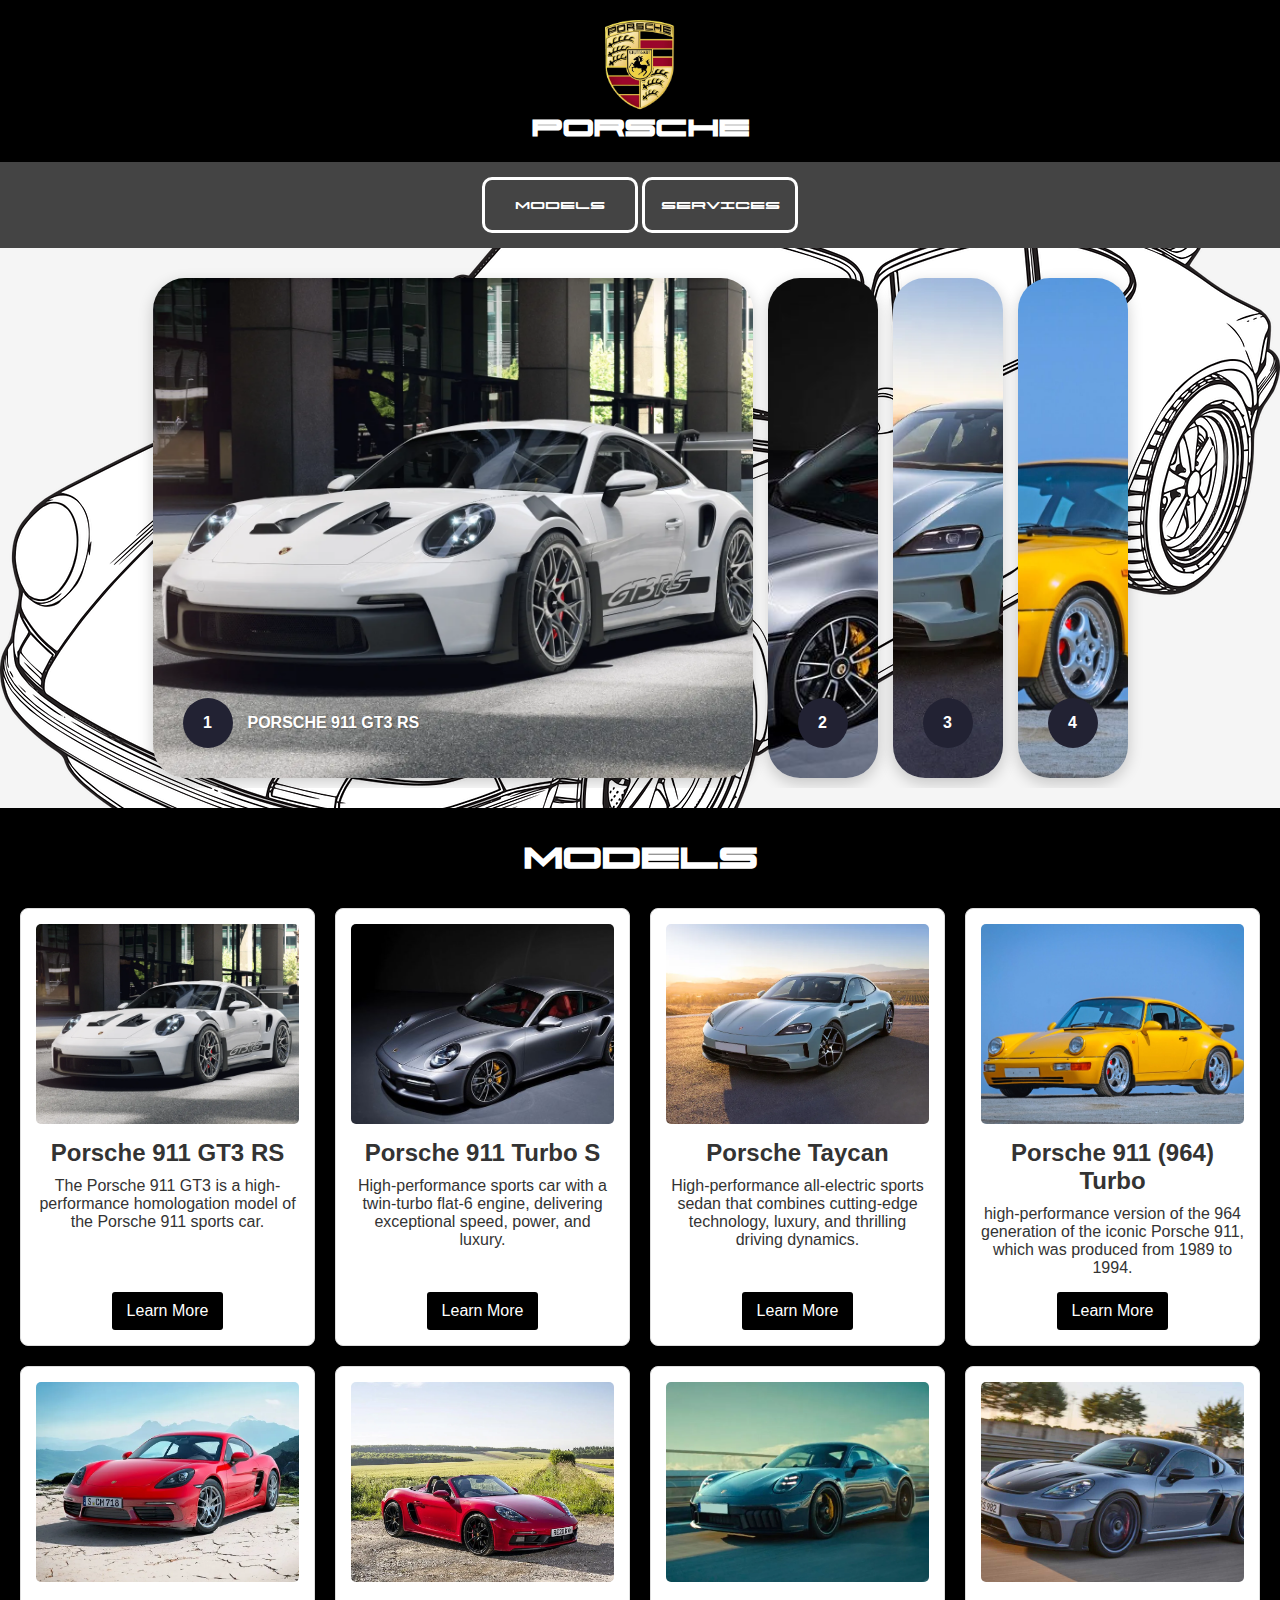
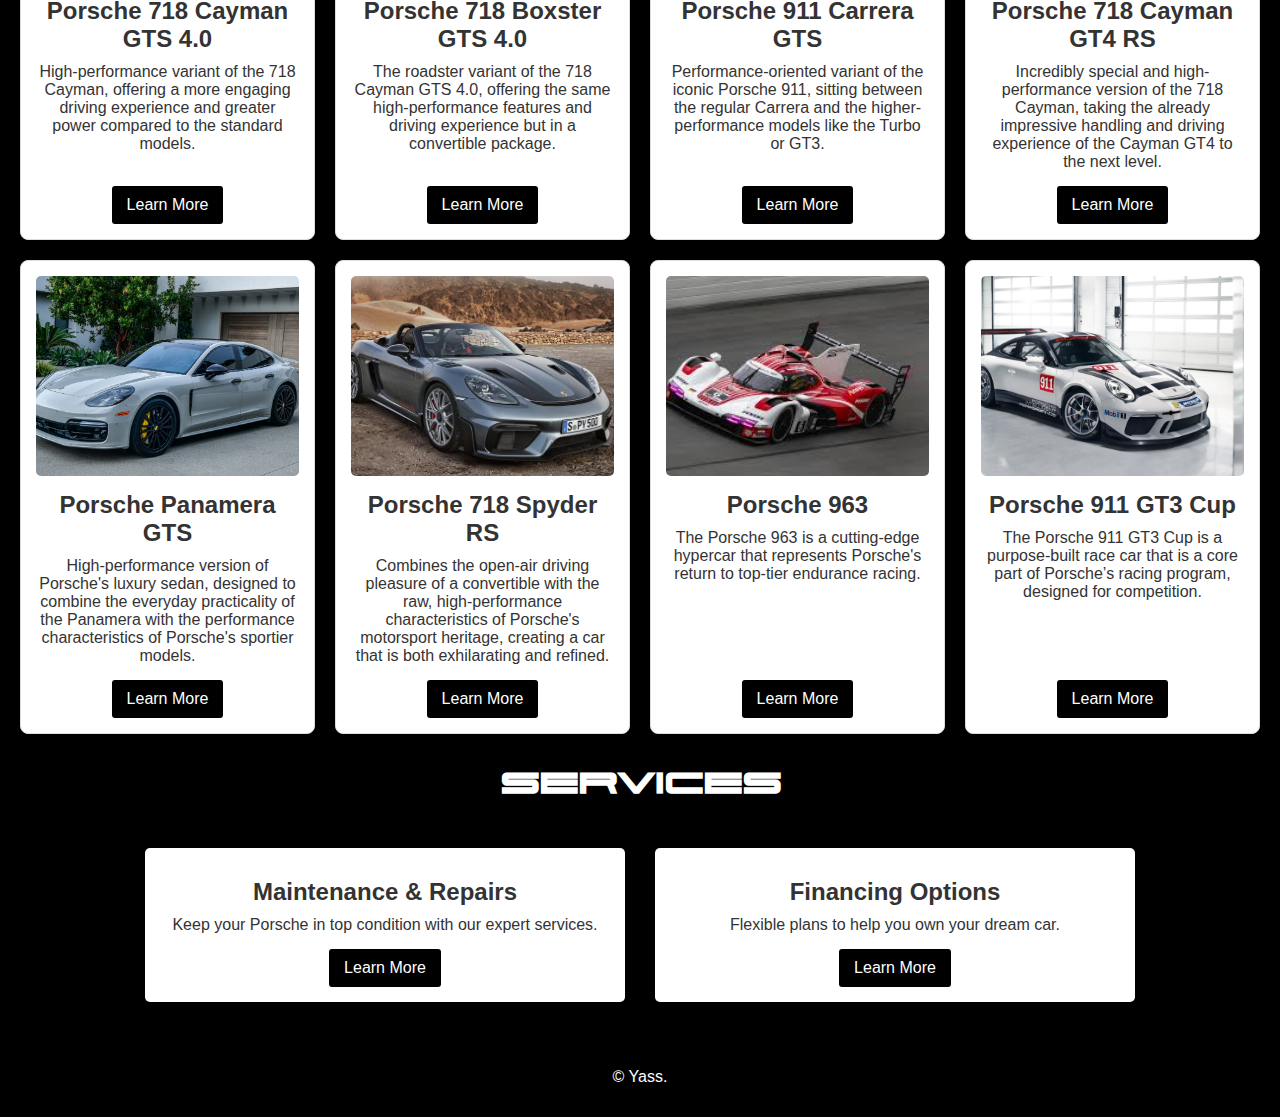
<file: index.html>
<!DOCTYPE html>
<html lang="en">

<head>
    <meta charset="UTF-8">
    <meta name="viewport" content="width=device-width, initial-scale=1.0">
    <title>Porsche</title>
    <link rel="stylesheet" href="css/style.css">
    <link rel="stylesheet" href="css/responsive.css">
</head>

<body>
    <header>
        <img src="images/580b585b2edbce24c47b2cac.png" alt="logo" class="logo">
        <h1>Porsche</h1>
    </header>
    <nav>
        <a href="#models">Models</a>
        <a href="#services">Services</a>
    </nav>
    <div class="wrapper">
        <div class="container">
            <input type="radio" name="slide" id="c1" checked>
            <label for="c1" class="card">
                <img src="images/iris.webp" alt="Porsche 911 GT3 RS" class="card-image">
                <div class="row">
                    <div class="icon">1</div>
                    <div class="description">
                        <h4>Porsche 911 GT3 RS</h4>
                    </div>
                </div>
            </label>
            <input type="radio" name="slide" id="c2">
            <label for="c2" class="card">
                <img src="images/3214479249.jpg" alt="Porsche 911 Turbo S" class="card-image">
                <div class="row">
                    <div class="icon">2</div>
                    <div class="description">
                        <h4>Porsche 911 Turbo S</h4>
                    </div>
                </div>
            </label>
            <input type="radio" name="slide" id="c3">
            <label for="c3" class="card">
                <img src="images/front-left-side-47.webp" alt="Porsche Taycan" class="card-image">
                <div class="row">
                    <div class="icon">3</div>
                    <div class="description">
                        <h4>Porsche Taycan</h4>
                    </div>
                </div>
            </label>
            <input type="radio" name="slide" id="c4">
            <label for="c4" class="card">
                <img src="images/911(964).jpg" alt="Porsche 964" class="card-image">
                <div class="row">
                    <div class="icon">4</div>
                    <div class="description">
                        <h4>Porsche 911 (964) Turbo</h4>
                    </div>
                </div>
            </label>
        </div>
    </div>
    <section id="models">
        <h2>Models</h2>
    <div class="container2">
        <div class="card2">
            <img src="images/iris.webp" alt="Porsche Model 1">
            <h3>Porsche 911 GT3 RS</h3>
            <p>The Porsche 911 GT3 is a high-performance homologation model of the Porsche 911 sports car.</p>
            <a href="gt3rs.html">Learn More</a>
        </div>
        <div class="card2">
            <img src="images/3214479249.jpg" alt="Porsche Model 2">
            <h3>Porsche 911 Turbo S</h3>
            <p>High-performance sports car with a twin-turbo flat-6 engine, delivering exceptional speed,
            power, and luxury.</p>
            <a href="turbos.html">Learn More</a>
        </div>
        <div class="card2">
            <img src="images/front-left-side-47.webp" alt="Porsche Model 3">
            <h3>Porsche Taycan</h3>
            <p>High-performance all-electric sports sedan that combines cutting-edge technology, luxury, and thrilling driving
            dynamics.</p>
            <a href="#">Learn More</a>
        </div>
        <div class="card2">
            <img src="images/911(964).jpg" alt="Porsche Model 4">
            <h3>Porsche 911 (964) Turbo</h3>
            <p>high-performance version of the 964 generation of the iconic Porsche 911, which was produced from 1989 to 1994.</p>
            <a href="#">Learn More</a>
        </div>
        <div class="card2">
            <img src="images/Porsche 718 Cayman GTS 4.0.webp" alt="Porsche Model 1">
            <h3>Porsche 718 Cayman GTS 4.0</h3>
            <p>High-performance variant of the 718 Cayman, offering a more engaging driving experience and greater power compared to
            the standard models.</p>
            <a href="#">Learn More</a>
        </div>
        <div class="card2">
            <img src="images/Porsche 718 Boxster GTS 4.0.webp" alt="Porsche Model 2">
            <h3>Porsche 718 Boxster GTS 4.0</h3>
            <p>The roadster variant of the 718 Cayman GTS 4.0, offering the same high-performance features and driving experience but
            in a convertible package.</p>
            <a href="#">Learn More</a>
        </div>
        <div class="card2">
            <img src="images/Porsche 911 Carrera GTS.webp" alt="Porsche Model 3">
            <h3>Porsche 911 Carrera GTS</h3>
            <p>Performance-oriented variant of the iconic Porsche 911, sitting between the regular Carrera and the higher-performance
            models like the Turbo or GT3.</p>
            <a href="#">Learn More</a>
        </div>
        <div class="card2">
            <img src="images/Porsche 718 Cayman GT4 RS.jpg" alt="Porsche Model 4">
            <h3>Porsche 718 Cayman GT4 RS</h3>
            <p>Incredibly special and high-performance version of the 718 Cayman, taking the already impressive handling and driving
            experience of the Cayman GT4 to the next level.</p>
            <a href="#">Learn More</a>
        </div>
        <div class="card2">
            <img src="images/Porsche Panamera GTS.webp" alt="Porsche Model 4">
            <h3>Porsche Panamera GTS</h3>
            <p>High-performance version of Porsche's luxury sedan, designed to combine the everyday practicality of the Panamera with
            the performance characteristics of Porsche's sportier models.</p>
            <a href="#">Learn More</a>
        </div>
        <div class="card2">
            <img src="images/Porsche 718 Spyder RS.jpg" alt="Porsche Model 3">
            <h3>Porsche 718 Spyder RS</h3>
            <p>Combines the open-air driving pleasure of a convertible with the raw, high-performance characteristics of Porsche's
            motorsport heritage, creating a car that is both exhilarating and refined.</p>
            <a href="#">Learn More</a>
        </div>
        <div class="card2">
            <img src="images/Porsche 963.jpg" alt="Porsche Model 4">
            <h3>Porsche 963</h3>
            <p>The Porsche 963 is a cutting-edge hypercar that represents Porsche's return to top-tier endurance racing.</p>
            <a href="#">Learn More</a>
        </div>
        <div class="card2">
            <img src="images/Porsche 911 GT3 Cup.webp" alt="Porsche Model 4">
            <h3>Porsche 911 GT3 Cup</h3>
            <p>The Porsche 911 GT3 Cup is a purpose-built race car that is a core part of Porsche’s racing program, designed for
            competition.</p>
            <a href="#">Learn More</a>
        </div>
    </div>
    </section>
    <section id="services">
        <h2>Services</h2>
        <div class="container3">
        <div class="card3">
            <h3>Maintenance & Repairs</h3>
            <p>Keep your Porsche in top condition with our expert services.</p>
            <a href="#">Learn More</a>
        </div>
        <div class="card3">
            <h3>Financing Options</h3>
            <p>Flexible plans to help you own your dream car.</p>
            <a href="#">Learn More</a>
        </div>
        </div>
    </section>
    <footer>
        <p>&copy; Yass.</p>
    </footer>
</body>

</html>
</file>
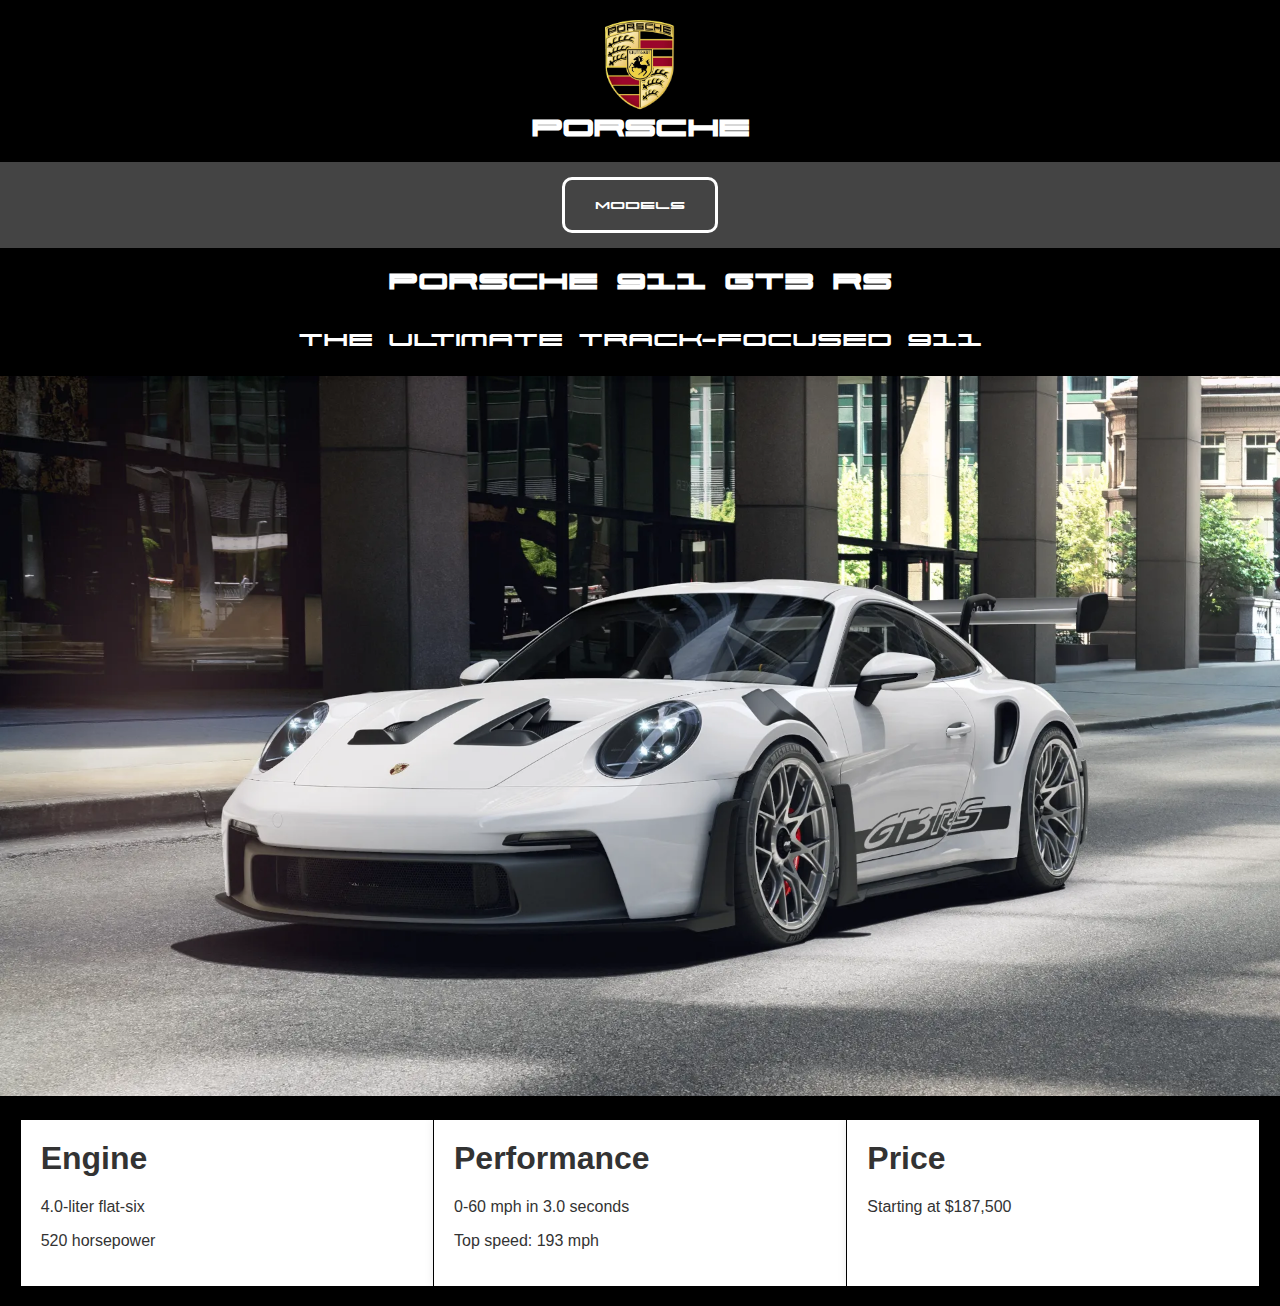
<file: gt3rs.html>
<!DOCTYPE html>
<html lang="en">
<head>
    <meta charset="UTF-8">
    <meta name="viewport" content="width=device-width, initial-scale=1.0">
    <title>911 GT3 RS</title>
    <link rel="stylesheet" href="css/style.css">
    <link rel="stylesheet" href="css/responsive.css">
</head>
<body>
    <header>
        <img src="images/580b585b2edbce24c47b2cac.png" alt="logo" class="logo">
        <h1>Porsche</h1>
    </header>
        <nav>
            <a href="index.html">Models</a>
        </nav>
        <section class="showcase">
            <h1>Porsche 911 GT3 RS</h1>
            <div class="containerspecs">
                <p>The ultimate track-focused 911</p>
                <img src="images/iris.webp" alt="Porsche 911 GT3 RS">
            </div>
        </section>
        <section class="specs">
            <div>
                <h1>Engine</h1>
                <p>4.0-liter flat-six</p>
                <p>520 horsepower</p>
            </div>
            <div>
                <h1>Performance</h1>
                <p>0-60 mph in 3.0 seconds</p>
                <p>Top speed: 193 mph</p>
            </div>
            <div>
                <h1>Price</h1>
                <p>Starting at $187,500</p>
            </div>
        </section>
</body>
</html>
</file>
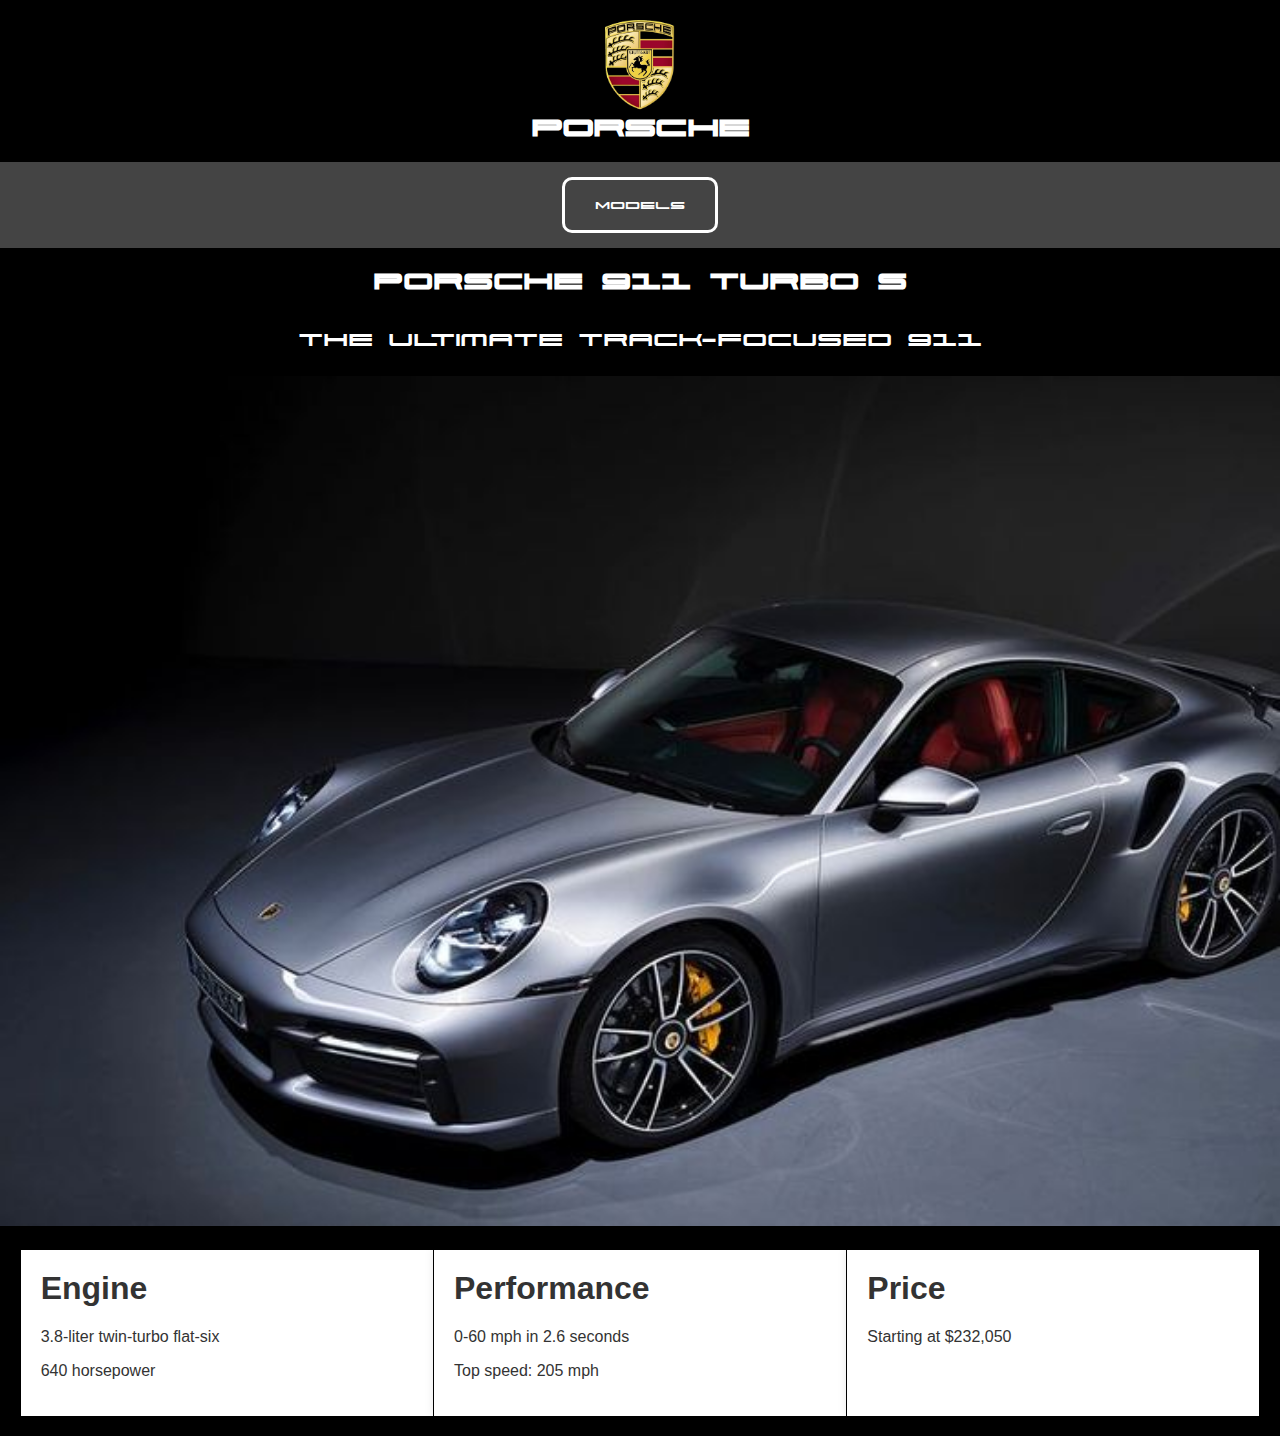
<file: turbos.html>
<!DOCTYPE html>
<html lang="en">

<head>
    <meta charset="UTF-8">
    <meta name="viewport" content="width=device-width, initial-scale=1.0">
    <title>911 Turbo S</title>
    <link rel="stylesheet" href="css/style.css">
    <link rel="stylesheet" href="css/responsive.css">
</head>

<body>
    <header>
        <img src="images/580b585b2edbce24c47b2cac.png" alt="logo" class="logo">
        <h1>Porsche</h1>
    </header>
    <nav>
        <a href="index.html">Models</a>
    </nav>
    <section class="showcase">
        <h1>Porsche 911 Turbo S</h1>
        <div class="containerspecs">
            <p>The ultimate track-focused 911</p>
            <img src="images/3214479249.jpg" alt="Porsche 911 GT3 RS">
        </div>
    </section>
    <section class="specs">
        <div>
            <h1>Engine</h1>
            <p>3.8-liter twin-turbo flat-six</p>
            <p>640 horsepower</p>
        </div>
        <div>
            <h1>Performance</h1>
            <p>0-60 mph in 2.6 seconds</p>
            <p>Top speed: 205 mph</p>
        </div>
        <div>
            <h1>Price</h1>
            <p>Starting at $232,050</p>
        </div>
    </section>
</body>

</html>
</file>
<file: css/style.css>
body {
    font-family: Arial, sans-serif;
    margin: 0 auto;
    padding: 0;
    background-color: #000;
    color: #333;
    align-items: center;
    justify-content: center;
}

header {
    background-color: #000;
    color: #fff;
    padding: 20px 0;
    text-align: center;
    justify-content: center;
}
.header, .logo{
    justify-content: center;
    width: 70px;
}

@font-face {
    font-family: "porsche";
    src: url("/font/porsche/911porschav3bold.ttf") format("truetype");
}
header h1 {
    font-family: "porsche";
    margin: 0;
    font-size: 2rem;
}

nav {
    background-color: #444;
    color: #fff;
    padding: 15px 0;
    text-align: center;
}

nav a {
    font-family: "porsche";
    font-size: 15px;
    display: inline-flex;
    align-items: center;
    justify-content: center;
    transition: all .5s ease;
    color: #fff;
    border: 3px solid white;
    text-transform: uppercase;
    line-height: 1;
    background-color: transparent;
    padding: 10px;
    outline: none;
    border-radius: 10px;
    min-width: 130px;
    min-height: 30px;
    text-align: center;
    text-decoration: none;
}

nav a:hover {
    color: #001F3F;
    background-color: #fff;
}


.wrapper {
    width: 100%;
    padding-top: 20px;
    padding-bottom: 20px;
    display: flex;
    align-items: center;
    justify-content: center;
    background: #f5f5f5;
    background-image: url("/images/siluetporsche.png");
    background-size: cover;
    background-position: center;
}

.container {
    max-width: 1000px;
    width: 100%;
    height: 500px;
    display: flex;
    flex-wrap: nowrap;
    justify-content: center;
    overflow-x: auto;
    gap: 15px;
    padding: 10px;
    margin: 0 auto;
}

.card {
    width: 110px;
    border-radius: 2rem;
    cursor: pointer;
    overflow: hidden;
    margin: 0;
    display: flex;
    align-items: flex-end;
    transition: all 0.6s cubic-bezier(.28, -0.03, 0, .99);
    flex-shrink: 0;
    box-shadow: 0 5px 15px rgba(0, 0, 0, 0.2);
    position: relative;
    height: 100%;
}

.card-image {
    position: absolute;
    top: 0;
    left: 0;
    width: 100%;
    height: 100%;
    object-fit: cover;
    z-index: 0;
}

.card>.row {
    color: white;
    display: flex;
    flex-wrap: nowrap;
    align-items: center;
    position: relative;
    padding: 15px;
    z-index: 1;
}

.card>.row>.icon {
    background: #223;
    color: white;
    border-radius: 50%;
    width: 50px;
    height: 50px;
    display: flex;
    justify-content: center;
    align-items: center;
    margin: 15px;
    font-weight: bold;
    transition: all 0.3s ease;
}

.card>.row>.description {
    display: flex;
    justify-content: center;
    flex-direction: column;
    overflow: hidden;
    height: 80px;
    width: 520px;
    opacity: 0;
    transform: translateY(30px);
    transition: all 0.4s ease;
    transition-delay: 0.3s;
}

.description p {
    padding-top: 5px;
    font-size: 0.9em;
    opacity: 0.9;
    margin: 0;
}

.description h4 {
    text-transform: uppercase;
    font-weight: bold;
    margin: 0;
    text-shadow: 1px 1px 2px rgba(0, 0, 0, 0.3);
}

input {
    display: none;
}

input:checked+label {
    width: 600px;
}

input:checked+label .description {
    opacity: 1 !important;
    transform: translateY(0) !important;
}


.container2 {
    justify-content: center;
    display: flex;
    flex-wrap: wrap;
    max-width: 100%;
    margin: 20px auto;
    padding: 0 20px;
    gap: 20px;
}

h2 {
    font-size: 40px;
    color: #fff;
    text-align: center;
    font-family: "porsche";
}

.card2 {
    flex: 1 1 20%; 
    display: flex;
    flex-direction: column;
    justify-content: space-between;
    align-items: center;
    box-sizing: border-box;
    border: 1px solid #ddd;
    border-radius: 8px;
    overflow: hidden;
    background-color: #fff;
    padding: 15px;
    text-align: center;
    min-height: 400px;
}

.card2 img {
    height: 200px;
    width: 100%;
    object-fit: cover;
    border-radius: 5px;
}

.card2 h3 {
    margin: 15px 0 10px;
    font-size: 1.5rem;
}

.card2 p {
    flex-grow: 1;
    margin: 0 0 15px;
}

.card2 a {
    display: inline-block;
    background-color: #000;
    color: #fff;
    padding: 10px 15px;
    text-decoration: none;
    border-radius: 3px;
    margin-top: auto; 
}


.card2 a:hover {
    background-color: #444;
}

footer {
    background-color: #000;
    color: #fff;
    text-align: center;
    padding: 15px 0;
    margin-top: 20px;
}


.container3 {
    display: flex;
    flex-wrap: nowrap;
    max-width: 1200px;
    margin: 20px auto;
    padding: 0 20px;
    justify-content: center;
}
h2 {
    font-size: 30px;
    color: #fff;
    text-align: center;
    font-family: "porsche";
    font-size: 40px;
}

.card3 {
    background: #fff;
    width: 450px;
    margin: 15px;
    padding: 15px;
    border-radius: 5px;
    box-shadow: 0 2px 5px rgba(0, 0, 0, 0.1);
    text-align: center;
}

.card3 h3 {
    margin: 15px 0 10px;
    font-size: 1.5rem;
}

.card3 p {
    margin: 0 0 15px;
}

.card3 a {
    display: inline-block;
    background-color: #000;
    color: #fff;
    padding: 10px 15px;
    text-decoration: none;
    border-radius: 3px;
}

.card3 a:hover {
    background-color: #444;
}



.showcase {
    min-height: 400px;
    color: #fff;
}

.showcase h1 {
    font-family: "porsche";
    font-size: 30px;
    margin-bottom: 10px;
    text-align: center;
}

.containerspecs {
    margin: auto;
    overflow: hidden;
}

.containerspecs p {
    font-family: "porsche";
    text-align: center;
    font-size: 25px;
}

.containerspecs img {
    height: 100%;
    width: 100%;
}

.specs {
    display: flex;
    justify-content: space-around;
    margin: 20px ;
}

.specs div {
    background: #fff;
    padding: 20px;
    width: 30%;
    box-shadow: 0 0 10px rgba(0, 0, 0, 0.1);
}

.specs h1 {
    margin-top: 0;
}
</file>
<file: css/responsive.css>
/* Responsive Styles */
@media screen and (max-width: 768px) {
    .container {
        height: 200px;
        padding: 5px;
        gap: 10px;
    }

    .card {
        width: 50px;
        border-radius: 1.5rem;
    }

    input:checked+label {
        width: 200px;
    }

    .card>.row {
        padding: 10px;
    }

    .card>.row>.icon {
        width: 30px;
        height: 30px;
        margin: 1px;
    }

    .card>.row>.description {
        width: 220px;
        height: 70px;
    }

    .description h4 {
        font-size: 1rem;
    }

    .description p {
        font-size: 0.8em;
    }
}

@media screen and (max-width: 480px) {
    .container {
        height: 200px;
    }

    input:checked+label {
        width: 200px;
    }

    .card>.row>.description {
        width: 100px;
    }

    .description h4 {
        font-size: 0.9rem;
    }

    .description p {
        font-size: 0.75em;
    }
}

@media (max-width: 1024px) {
    .card2 {
        flex-basis: 33.33%;
    }
}

@media (max-width: 768px) {
    .card2 {
        flex-basis: 45%;
    }
}

@media (max-width: 480px) {
    .card2 {
        flex-basis: 100%; 
    }
}

@media screen and (max-width: 600px) {
    body {
        margin: 0;
        padding: 0;
        font-size: 14px;
    }

    header {
        flex-direction: column;
        align-items: center;
        padding: 10px;
    }

    header .logo {
        max-width: 100px;
        margin-bottom: 10px;
    }

    header h1 {
        font-size: 24px;
    }

    nav {
        text-align: center;
        padding: 10px;
    }

    .showcase {
        padding: 10px;
    }

    .showcase h1 {
        font-size: 28px;
        text-align: center;
    }

    .containerspecs {
        flex-direction: column;
        align-items: center;
    }

    .containerspecs img {
        max-width: 100%;
        height: auto;
        margin-top: 15px;
    }

    .specs {
        flex-direction: column;
        align-items: center;
    }

    .specs div {
        width: 100%;
        text-align: center;
        margin-bottom: 20px;
    }

    .specs div h1 {
        font-size: 22px;
    }

    .specs div p {
        font-size: 16px;
    }
}
</file>
